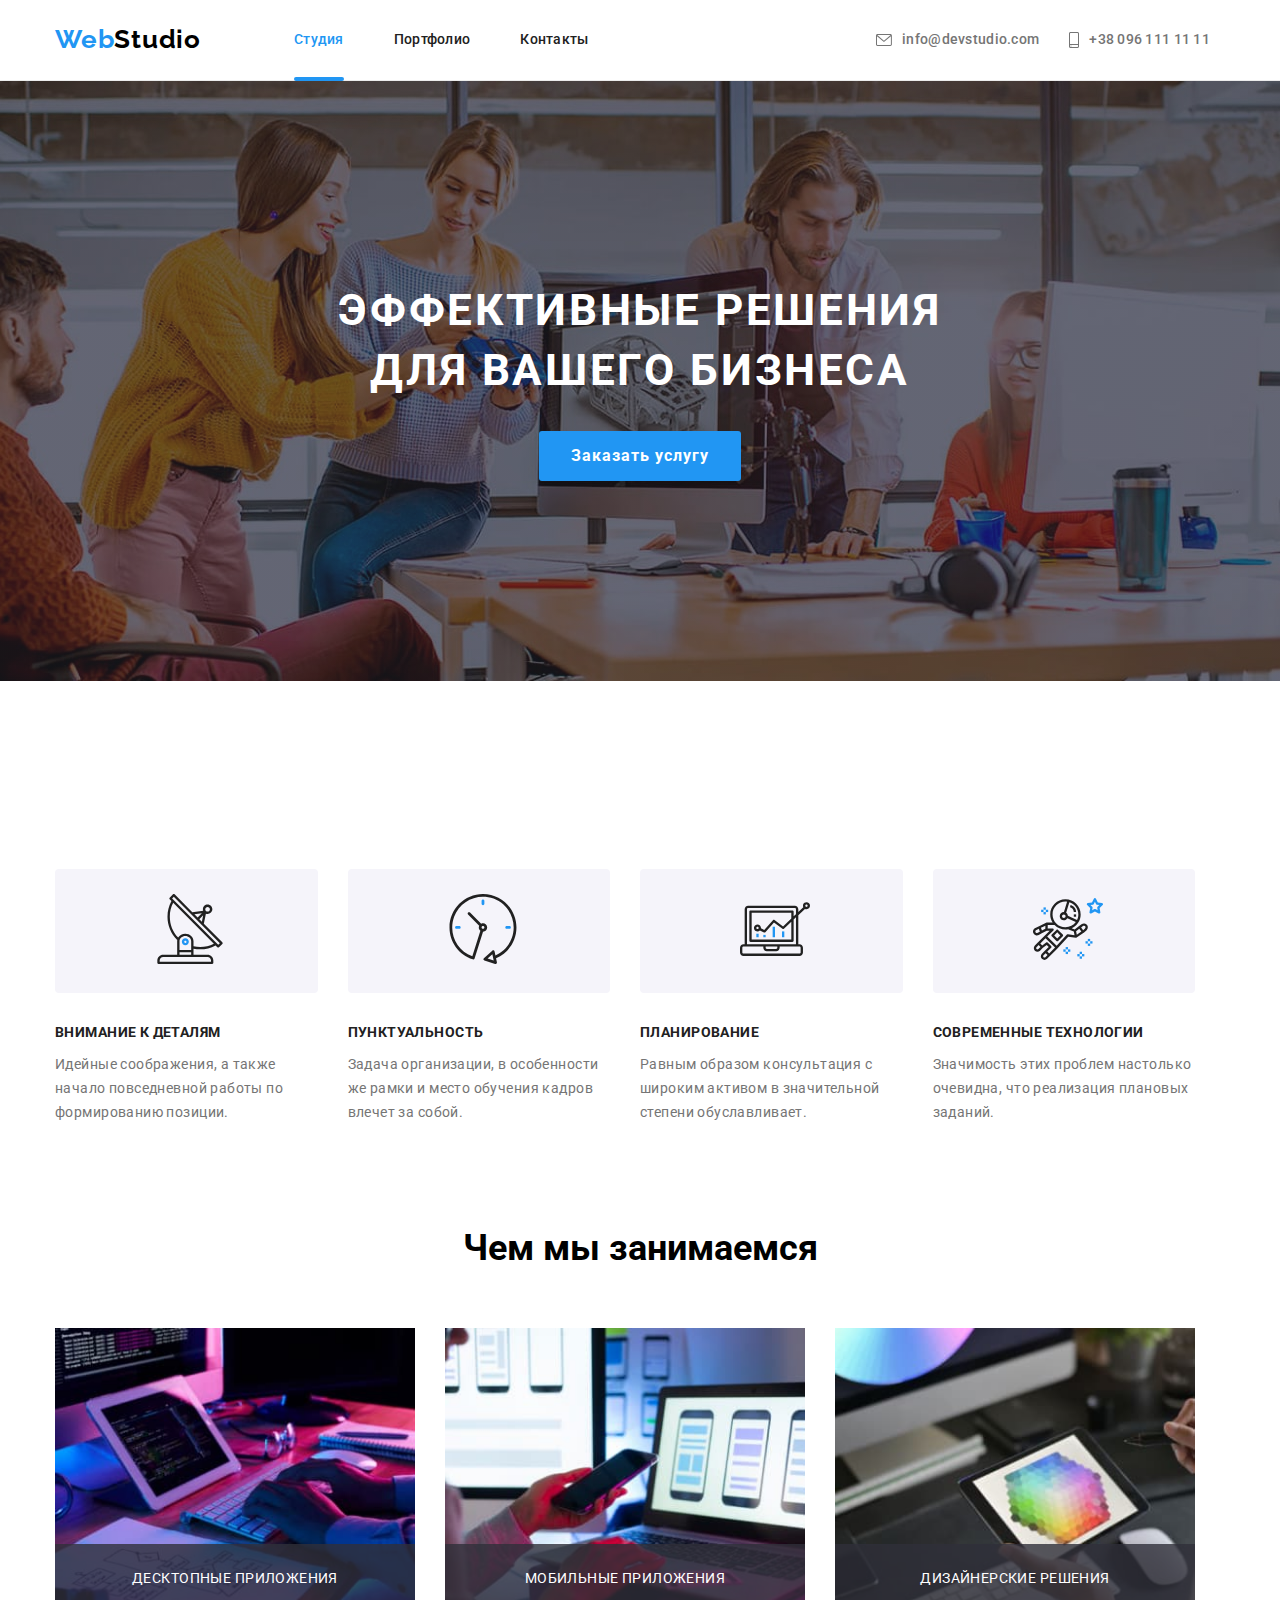
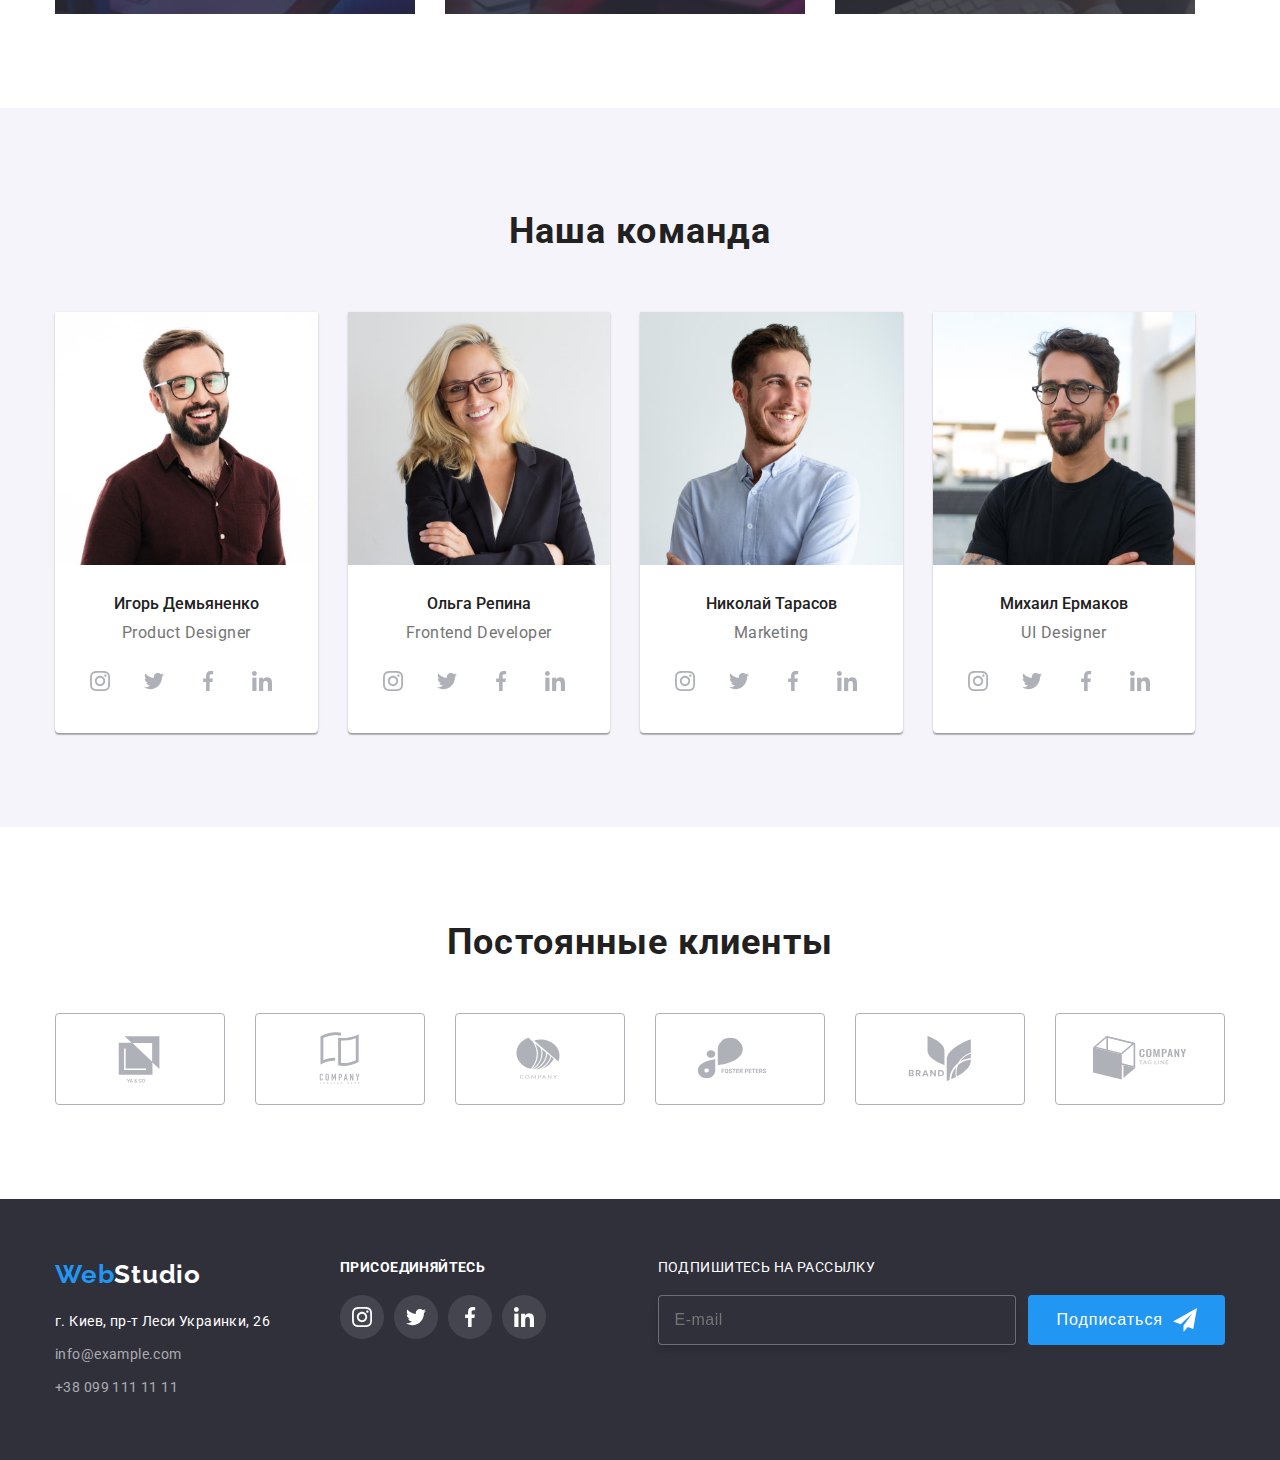
<file: index.html>
<!DOCTYPE html>
<html lang="en">

<head>
    <meta charset="UTF-8">
    <meta http-equiv="X-UA-Compatible" content="IE=edge">
    <meta name="viewport" content="width=device-width, initial-scale=1.0">
    <title>Document</title>
    <link
        href="https://fonts.googleapis.com/css2?family=Raleway:wght@700&family=Roboto:ital,wght@0,500;0,700;0,900;1,400;1,700&display=swap"
        rel="stylesheet">
    <link rel="stylesheet" href="https://github.com/sindresorhus/modern-normalize/blob/main/modern-normalize.css">
    <link rel="stylesheet" href="https://cdnjs.cloudflare.com/ajax/libs/animate.css/4.1.1/animate.min.css">
    <link rel="stylesheet" href="./css/styles.css">
    <link rel="stylesheet" href="./css/main.min.css">
</head>

<body>
    <!--header section-->
    <header class="header">
        <div class="container header-container">
            <nav class="header-nav">
                <a class="logo-header header-nav__logo-header" href=""><span class="logo-header__color">Web</span>Studio</a>
                <ul class="header-menu">
                    <li class="header-menu__item"> <a class="header-menu__link active header-studio-color" href="./index.html">Студия</a></li>
                    <li class="header-menu__item"> <a class="header-menu__link"
                            href="./portfolio.html">Портфолио</a></li>
                    <li class="header-menu__item"> <a class="header-menu__link" href="">Контакты</a></li>
                </ul>
            </nav>
            <div class="container header-cont">
                <ul class="header-cont__list">
                    <li class="header-cont__item"> 
                        <a class="header-cont__link" href="mailto:info@devstudio.com">
                            <svg width="16" height="12" class="header-cont__icon"> 
                                <use href="./images/icons.svg#icon-envelope-hover">
                                </use>
                            </svg>info@devstudio.com
                        </a>
                    </li>
                    
                    <li class="header-cont__item">
                        <a class="header-cont__link" href="tel:+380961111111">
                            <svg width="10" height="16" class="header-cont__icon">
                                <use href="./images/icons.svg#icon-smartphone">
                                </use>
                            </svg> +38 096 111 11 11
                        </a>
                    </li>
                </ul>
            </div>
        </div>
    </header>
    <main>
        <!--hero section-->
        <section class="hero ">
            <div class="container hero-container overlay">
                <h1 class="hero-container__titel">Эффективные решения для вашего бизнеса</h1>
                <button class="button" data-modal-open>Заказать услугу</button>
            </div>
        </section>

        <!--features section-->
        <section class="features-section">
            <div class="container">
                <h2 hidden>Особенности</h2>
                    <ul class="features-section">

                        <li class="features-section__item">
                            <div class="features-section__icon">
                                <svg width="70" height="70">
                                    <use href="./images/icons.svg#icon-antenna">
                                    </use>
                                </svg>
                            </div>
                            <h3 class="features-section__title">Внимание к деталям</h3>
                            <p class="features-section__text">
                                Идейные соображения, а также начало повседневной работы по формированию позиции.
                            </p>
                        </li>

                        <li class="features-section__item">
                            <div class="features-section__icon">
                                <svg width="70" height="70">
                                    <use href="./images/icons.svg#icon-clock">
                                    </use>
                                </svg>
                            </div>
                            <h3 class="features-section__title">Пунктуальность</h3>
                            <p class="features-section__text">
                                Задача организации, в особенности же рамки и место обучения кадров влечет за собой.
                            </p>
                        </li>

                        <li class="features-section__item">
                            <div class="features-section__icon">
                                <svg width="70" height="70">
                                    <use href="./images/icons.svg#icon-diagram">
                                    </use>
                                </svg>
                            </div>
                            <h3 class="features-section__title">Планирование</h3>
                            <p class="features-section__text">
                                Равным образом консультация с широким активом в значительной степени обуславливает.
                            </p>
                        </li>

                        <li  class="features-section__item">
                            <div class="features-section__icon">
                                <svg width="70" height="70">
                                    <use href="./images/icons.svg#icon-astronaut">
                                    </use>
                                </svg>
                            </div>
                            <h3 class="features-section__title">Современные технологии</h3>
                            <p class="features-section__text">
                                Значимость этих проблем настолько очевидна, что реализация плановых заданий.
                            </p>
                        </li>
                    </ul>
            </div>
        </section>
<!--=================== our work section ================================-->
        <section class="work-section our-work">
            <div class="container">
                <h2 class="our-work__title">Чем мы занимаемся</h2>
                <ul class="our-work__list">
                    <li class="our-work__item">
                        <img src="images/photo(0).jpg" alt="our work 1" width="370"/>
                        <p class="our-work__text">Десктопные приложения</p>
                    </li>

                    <li class="our-work__item"><img src="images/photo(1).jpg" alt="our work 2" width="370"/>
                        <p class="our-work__text">Мобильные приложения</p>
                    </li>

                    <li class="our-work__item"><img src="images/photo(2).jpg" alt="our work 3" width="370"/>
                        <p class="our-work__text">Дизайнерские решения</p>
                    </li>
                </ul>
            </div>
        </section>

        <!--our team section-->
        <section class="team-section our-team">
            <div class="container container__our-team">
                <h2 class="our-team__title">Наша команда</h2>
                <ul class="our-team__list">
                    <li class="our-team__item">
                            <img class="img-team" src="images/photo(3).jpg" alt="фото Игорь Демьяненко" width="270" />
                            <p class="our-team__name">Игорь Демьяненко</p>
                            <p class="our-team__position">Product Designer</p>

                        <ul class="social-network__list">
                            <li class="social-network__item">
                                <a href="" class="social-network__link">
                                    <svg width="20" height="20" class="social-network--icon">
                                        <use href="./images/icons.svg#icon-instagram"></use>
                                    </svg>
                                </a>
                            </li>
                        
                            <li class="social-network__item">
                                <a href="" class="social-network__link">
                                    <svg width="20" height="20" class="social-network--icon">
                                        <use href="./images/icons.svg#icon-twitter"></use>
                                    </svg>
                                </a>
                            </li>
                        
                            <li class="social-network__item">
                                <a href="" class="social-network__link">
                                    <svg width="20" height="20" class="social-network--icon">
                                        <use href="./images/icons.svg#icon-facebook"></use>
                                    </svg>
                                </a>
                            </li>
                        
                            <li class="social-network__item">
                                <a href="" class="social-network__link">
                                    <svg width="20" height="20" class="social-network--icon">
                                        <use href="./images/icons.svg#icon-linkedin"></use>
                                    </svg>
                                </a>
                            </li>
                        </ul>
                    </li>

                    <li class="our-team__item">
                            <img class="img-team" src="images/photo(4).jpg" alt="фото Ольга Репина" width="270" />
                            <p class="our-team__name">Ольга Репина</p>
                            <p class="our-team__position">Frontend Developer</p>

                        <ul class="social-network__list">
                            <li class="social-network__item">
                                <a href="" class="social-network__link">
                                    <svg width="20" height="20" class="social-network--icon">
                                        <use href="./images/icons.svg#icon-instagram"></use>
                                    </svg>
                                </a>
                            </li>
                        
                            <li class="social-network__item">
                                <a href="" class="social-network__link">
                                    <svg width="20" height="20" class="social-network--icon">
                                        <use href="./images/icons.svg#icon-twitter"></use>
                                    </svg>
                                </a>
                            </li>
                        
                            <li class="social-network__item">
                                <a href="" class="social-network__link">
                                    <svg width="20" height="20" class="social-network--icon">
                                        <use href="./images/icons.svg#icon-facebook"></use>
                                    </svg>
                                </a>
                            </li>
                        
                            <li class="social-network__item">
                                <a href="" class="social-network__link">
                                    <svg width="20" height="20" class="social-network--icon">
                                        <use href="./images/icons.svg#icon-linkedin"></use>
                                    </svg>
                                </a>
                            </li>
                        </ul>
                    </li>

                    <li class="our-team__item">
                            <img class="img-team" src="images/photo(5).jpg" alt="фото Николай Тарасов" width="270" />
                            <p class="our-team__name">Николай Тарасов</p>
                            <p class="our-team__position">Marketing</p>

                        <ul class="social-network__list">
                            <li class="social-network__item">
                                <a href="" class="social-network__link">
                                    <svg width="20" height="20" class="social-network--icon">
                                        <use href="./images/icons.svg#icon-instagram"></use>
                                    </svg>
                                </a>
                            </li>
                        
                            <li class="social-network__item">
                                <a href="" class="social-network__link">
                                    <svg width="20" height="20" class="social-network--icon">
                                        <use href="./images/icons.svg#icon-twitter"></use>
                                    </svg>
                                </a>
                            </li>
                        
                            <li class="social-network__item">
                                <a href="" class="social-network__link">
                                    <svg width="20" height="20" class="social-network--icon">
                                        <use href="./images/icons.svg#icon-facebook"></use>
                                    </svg>
                                </a>
                            </li>
                        
                            <li class="social-network__item">
                                <a href="" class="social-network__link">
                                    <svg width="20" height="20" class="social-network--icon">
                                        <use href="./images/icons.svg#icon-linkedin"></use>
                                    </svg>
                                </a>
                            </li>
                        </ul>
                    </li>

                    <li class="our-team__item">
                        <img class="img-team" src="images/photo(6).jpg" alt="фото Михаил Ермаков" width="270" />
                        <p class="our-team__name">Михаил Ермаков</p>
                        <p class="our-team__position">UI Designer</p>

                        <ul class="social-network__list">
                            <li class="social-network__item">
                                <a href="" class="social-network__link">
                                    <svg width="20" height="20" class="social-network--icon">
                                        <use href="./images/icons.svg#icon-instagram"></use>
                                    </svg>
                                </a>
                            </li>
                        
                            <li class="social-network__item">
                                <a href="" class="social-network__link">
                                    <svg width="20" height="20" class="social-network--icon">
                                        <use href="./images/icons.svg#icon-twitter"></use>
                                    </svg>
                                </a>
                            </li>
                        
                            <li class="social-network__item">
                                <a href="" class="social-network__link">
                                    <svg width="20" height="20" class="social-network--icon">
                                        <use href="./images/icons.svg#icon-facebook"></use>
                                    </svg>
                                </a>
                            </li>
                        
                            <li class="social-network__item">
                                <a href="" class="social-network__link">
                                    <svg width="20" height="20" class="social-network--icon">
                                        <use href="./images/icons.svg#icon-linkedin"></use>
                                    </svg>
                                </a>
                            </li>
                        </ul>
                    </li>
                </ul>
            </div>
            
        </section>

        <!-- =================ПОСТОЯННЫЕ КЛИЕНТЫ====================== -->
        <section class="clients">
            <div class="container clients-container">
                <h2 class="clients__title">Постоянные клиенты</h2>

                <ul class="clients__list">

                    <li class="clients__item">
                        <a href="" class="clients__link">
                            <svg width="106" height="60" class="clients__icon">
                                <use href="./images/icons.svg#icon-Logo-0"></use>
                            </svg>
                        </a>
                    </li>

                    <li class="clients__item">
                            <a href="" class="clients__link">
                                <svg width="106" height="60" class="clients__icon">
                                    <use href="./images/icons.svg#icon-Logo-1"></use>
                                </svg>
                            </a>
                        </li>

                    <li class="clients__item">
                        <a href="" class="clients__link">
                            <svg width="106" height="60" class="clients__icon">
                                <use href="./images/icons.svg#icon-Logo-2"></use>
                            </svg>
                        </a>
                    </li>

                    <li class="clients__item">
                        <a href="" class="clients__link">
                            <svg width="106" height="60" class="clients__icon">
                                <use href="./images/icons.svg#icon-Logo-3"></use>
                            </svg>
                        </a>
                    </li>

                    <li class="clients__item">
                        <a href="" class="clients__link">
                            <svg width="106" height="60" class="clients__icon">
                                <use href="./images/icons.svg#icon-Logo-4"></use>
                            </svg>
                        </a>
                    </li>
                    <li class="clients__item">
                        <a href="" class="clients__link">
                            <svg width="106" height="60" class="clients__icon">
                                <use href="./images/icons.svg#icon-Logo-5"></use>
                            </svg>
                        </a>
                    </li>
                                    
                </ul>
            </div>
        </section>
    </main>
<!--==============================footer section===================================-->
    <footer class="footer-section">
        <div class="container footer">
            <div class="contact-footer">
                <a class="logo-footer contact-footer__logo-footer" href="index.html"><span class="logo-footer__color">Web</span>Studio</a>
                <address class="footer-address">
                    <ul class="footer-address__list">
                        <li class="footer-address__item">
                            <a class="footer-address__link" href="https://goo.gl/maps/893jYbpZrBfaa6KE9"
                                rel="noopener noreferrer">г. Киев, пр-т Леси Украинки, 26</a>
                        </li>
                        <li class="footer-address__item">
                            <a class="footer-address__mail" href="mailto:info@example.com">info@example.com</a>
                        </li>
                        <li class="footer-address__item">
                            <a class="footer-address__tel" href="tel:+380991111111">+38 099 111 11 11</a>
                        </li>
                    </ul>
                </address>
            </div>
<!-- ========================<ФУТЕР ПРИСОЕДИНЯЙТЕСЬ================ -->
            <div class="footer-social">
                    <p class="footer-appeal">присоединяйтесь</p>

                    <ul class="social-network__list-footer">
                        <li class="social-network__item-footer">
                            <a href="" class="social-network__link-footer">
                                <svg width="20" height="20" class="social-network--icon-footer">
                                    <use href="./images/icons.svg#icon-instagram"></use>
                                </svg>
                            </a>
                        </li>
                    
                        <li class="social-network__item-footer">
                            <a href="" class="social-network__link-footer">
                                <svg width="20" height="20" class="social-network--icon-footer">
                                    <use href="./images/icons.svg#icon-twitter"></use>
                                </svg>
                            </a>
                        </li>
                    
                        <li class="social-network__item-footer">
                            <a href="" class="social-network__link-footer">
                                <svg width="20" height="20" class="social-network--icon-footer">
                                    <use href="./images/icons.svg#icon-facebook"></use>
                                </svg>
                            </a>
                        </li>
                    
                        <li class="social-network__item-footer">
                            <a href="" class="social-network__link-footer">
                                <svg width="20" height="20" class="social-network--icon-footer">
                                    <use href="./images/icons.svg#icon-linkedin"></use>
                                </svg>
                            </a>
                        </li>
                    </ul>
            </div>
<!--=================================ФУТЕР ПОДПИШИСЬ НА РАССЫЛКУ===========================-->
            <div class="footer-mailing">
                <p class="footer-mailing__title">Подпишитесь на рассылку</p>
                <form action="#" class="footer-mailing__form">
                    <label for="user-email" class="form-mailing__text"></label>
                    <input 
                        type="text"
                        class="footer-mailing__input" 
                        name="user-email"
                        id="user-email"
                        required
                        placeholder="E-mail"
                    />
                    <button type="submit" class="btn-mailing">Подписаться
                        <svg class="btn-mailing--icon" width="24" height="24">
                            <use href="./images/icons.svg#icon-send"></use>
                        </svg>
                    </button>
                </form>
            </div>
        </div>
    <!--=================== МОДАЛЬНОЕ ОКНО  ================-->
    <div class="backdrop is-hidden" data-modal>
        <div class="modal">
            <button type="button" class="modal-close" data-modal-close>
                <svg class="modal-close-icon" width="18" height="18">
                    <use href="./images/icons.svg#icon-close"></use>
                </svg>
            </button>
    
            <p class="modal-title">Оставьте свои данные, мы вам перезвоним</p>

            <form action="#" class="modal-form">
                <div class="input-wrap">
                <label for="user-name" class="form-input-text">Имя</label>
                    <span class="input-box">
                        <input
                                type="text" 
                                class="modal-form-input" 
                                name="user-name"
                                id="user-name"
                                required
                            />
                            <svg class="input-icon" width="18" height="18">
                                <use href="./images/icons.svg#icon-person-black"></use>
                            </svg>
                    </span>
                </div>
    
                <div class="input-wrap">
                <label for="user-tel" class="form-input-text">Телефон</label>
                    <span class="input-box">
                        <input 
                            type="tel" 
                            class="modal-form-input" 
                            name="user-tel"
                            id="user-tel"
                            required
                        />
                        <svg class="input-icon" width="18" height="18">
                            <use href="./images/icons.svg#icon-phone-black"></use>
                        </svg>
                    </span>
                </div>
    
                <div class="input-wrap">
                <label for="user-email" class="form-input-text">Почта</label>
                        <span class="input-box">
                            <input 
                                type="email" 
                                class="modal-form-input" 
                                name="user-email" 
                                required 
                            />
                        <svg class="input-icon" width="18" height="18">
                            <use href="./images/icons.svg#icon-email-black"></use>
                        </svg>
                    </span>
                </div>
                
                <div class="input-coment">
                    <label for="user-text" class="form-input-text">Комментарий</label>
                    <textarea name="user-text" id="user-text" class="modal-form-text" placeholder="Введите текст"></textarea>
                </div>

<!--============Соглашаюсь с рассылкой и принимаю Условия договора==============-->
                <div class="modal-field">
                    <input 
                        type="checkbox"
                        name="policy"
                        id="policy"
                        class="modal-check visually-hidden"
                    />
                    <label for="policy" class="check-text">
                        <span class="check-item">
                            <svg class="check-icon" width="16" height="15">
                                <use href="./images/icons.svg#icon-check"></use>
                            </svg>
                        </span>
                        Соглашаюсь с рассылкой и принимаю 
                        <span class="check-text-span">
                            <a class="check-link" href="#">Условия договора</a>
                        </span>
                    </label>
                </div>

                <button type="submit" class="btn-modal">Отправить</button>
            </form>
        </div>
    </div>
    </footer>
    <script src="./js/modal.js"></script>
</body>
</html>
</file>
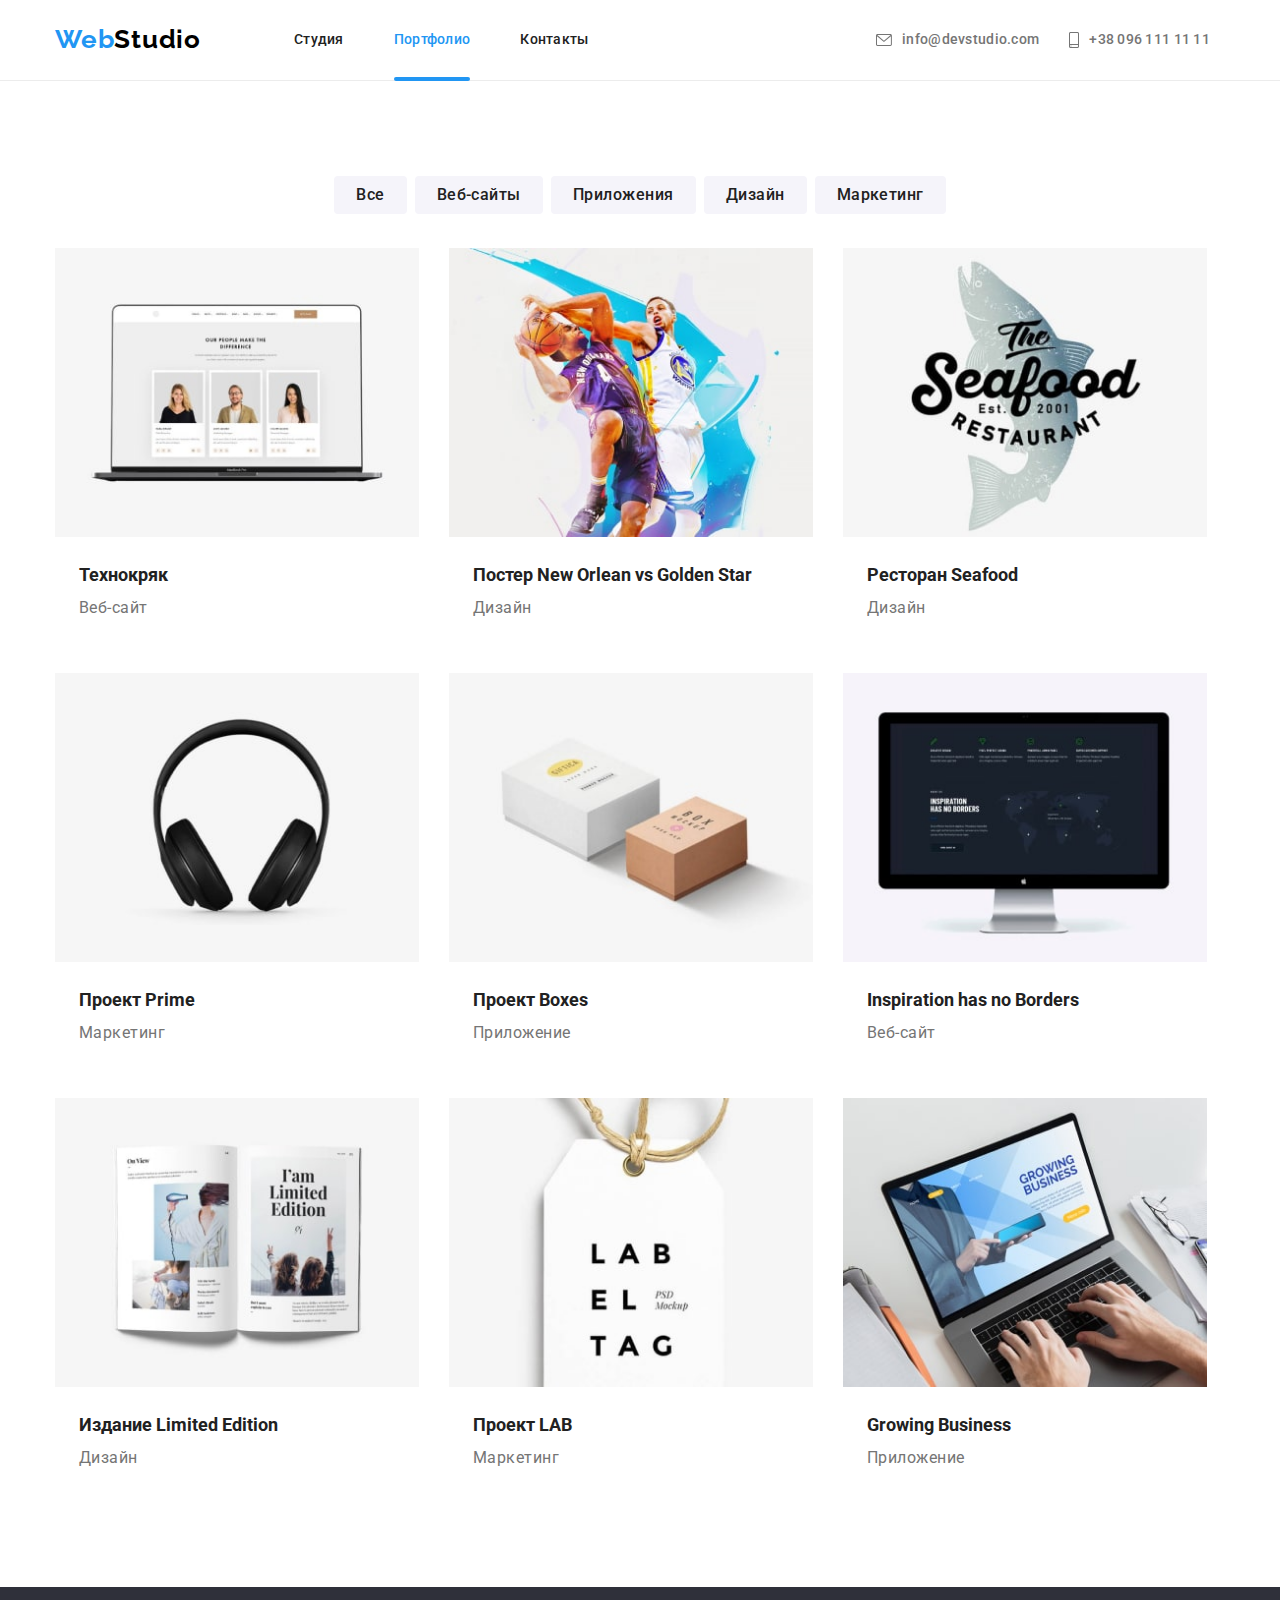
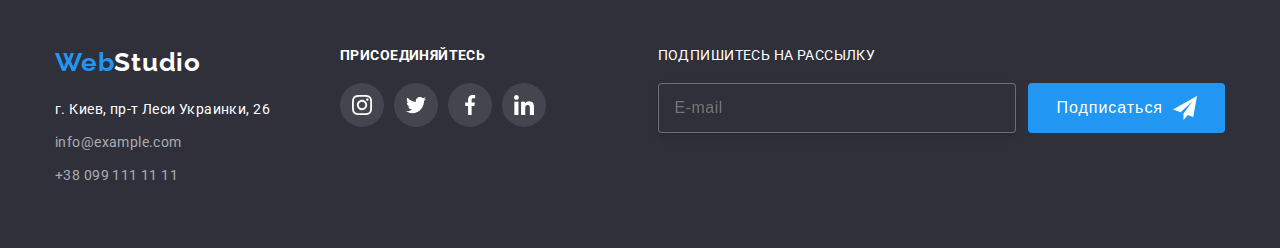
<file: portfolio.html>
<!DOCTYPE html>
<html lang="en">
<head>
    <meta charset="UTF-8">
    <meta http-equiv="X-UA-Compatible" content="IE=edge">
    <meta name="viewport" content="width=device-width, initial-scale=1.0">
    <title>Document</title>
    <link
        href="https://fonts.googleapis.com/css2?family=Raleway:wght@700&family=Roboto:ital,wght@0,500;0,700;0,900;1,400;1,700&display=swap"
        rel="stylesheet">
    <link rel="stylesheet" href="https://github.com/sindresorhus/modern-normalize/blob/main/modern-normalize.css">
    <link rel="stylesheet" href="https://cdnjs.cloudflare.com/ajax/libs/animate.css/4.1.1/animate.min.css">
    <link rel="stylesheet" href="./css/styles.css">
    <link rel="stylesheet" href="./css/main.min.css">
</head>
<body>
        <!--header section-->
    <header class="header">
        <div class="container header-container">
            <nav class="header-nav">
                <a class="logo-header header-nav__logo-header" href=""><span class="logo-header__color">Web</span>Studio</a>
                <ul class="header-menu">
                    <li class="header-menu__item"> <a class="header-menu__link"
                            href="./index.html">Студия</a></li>
                    <li class="header-menu__item"> <a class="header-menu__link active header-portfolio-color" href="./portfolio.html">Портфолио</a></li>
                    <li class="header-menu__item"> <a class="header-menu__link" href="">Контакты</a></li>
                </ul>
            </nav>
            <div class="container header-cont">
                <ul class="header-cont__list">
                    <li class="header-cont__item">
                        <a class="header-cont__link" href="mailto:info@devstudio.com">
                            <svg width="16" height="12" class="header-cont__icon">
                                <use href="./images/icons.svg#icon-envelope-hover">
                                </use>
                            </svg>info@devstudio.com
                        </a>
                    </li>
    
                    <li class="header-cont__item">
                        <a class="header-cont__link" href="tel:+380961111111">
                            <svg width="10" height="16" class="header-cont__icon">
                                <use href="./images/icons.svg#icon-smartphone">
                                </use>
                            </svg> +38 096 111 11 11
                        </a>
                    </li>
                </ul>
            </div>
        </div>
    </header>
        <!--main section-->
<main>
        <section class="portfolio-section">
        <div class="container">
            <h1 hidden>Примеры работ</h1>

        <!--btn section-->
                <ul class="list-btn">
                    <li class="btn-item"> 
                        <button type="button" class="btn-nav">Все</button>
                    </li>

                    <li class="btn-item">
                        <button type="button" class="btn-nav">Веб-сайты</button>
                    </li>

                    <li class="btn-item"> 
                        <button type="button" class="btn-nav">Приложения</button>
                    </li>

                    <li class="btn-item"> 
                        <button type="button" class="btn-nav">Дизайн</button>
                    </li>

                    <li class="btn-item"> 
                        <button type="button" class="btn-nav">Маркетинг</button>
                    </li>
                </ul>
                            
        <!--=====================PORTFOLIO BTN SECTION====================-->

                <ul class="card-porfolio">
                    <li class="card-porfolio__item">
                        <a href="" class="card-porfolio__link">
                            <div class="portfolio-wrap">
                                <img class="portfolio-img" src="./images/photo-7-hw-2.jpg" alt="фото вебсайт на мониторе ноутбука" width="370" height="294">
                                <p class="card-porfolio__text">Технокряк это современная площадка распространения коронавируса. Компании используют эту платформу для цифрового
                                    шпионажа и атак на защищённые сервера конкурентов.
                                </p>
                            </div>

                            <div class="portfolio-content">
                                <h2 class="portfolio-content__title">Технокряк</h2>
                                <p class="portfolio-content__name">Веб-сайт</p>
                            </div>
                        </a>
                    </li>

                    <li class="card-porfolio__item">
                        <a href="" class="card-porfolio__link">
                            <div class="portfolio-wrap">
                                <img class="portfolio-img" src="./images/photo-8-hw-2.jpg" alt="фото боскитболисты" width="370"
                                    height="294">
                                <p class="card-porfolio__text">Lorem ipsum dolor sit, amet consectetur adipisicing elit. Natus repellendus doloremque ratione fuga, voluptas expedita optio nihil dolorum et nulla! Tempore facilis optio id. Provident doloribus laborum ad odio excepturi?</p>
                            </div>

                            <div class="portfolio-content">
                                <h2 class="portfolio-content__title">Постер New Orlean vs Golden Star</h2>
                                <p class="portfolio-content__name">Дизайн</p>
                            </div>
                        </a>
                    </li>

                    <li class="card-porfolio__item">
                        <a href="" class="card-porfolio__link">
                            <div class="portfolio-wrap">
                                <img class="portfolio-img" src="./images/photo-9-hw-2.jpg" alt="фото логотип ресторана Seafood" width="370" height="294">
                                <p class="card-porfolio__text"> Lorem ipsum dolor sit amet consectetur adipisicing elit. Quis magni eveniet ullam illum fuga, voluptatibus alias a eum incidunt sunt at optio nesciunt praesentium fugit aliquid odit vel, veniam recusandae?
                                </p>
                            </div>

                            <div class="portfolio-content">
                                <h2 class="portfolio-content__title">Ресторан Seafood</h2>
                                <p class="portfolio-content__name">Дизайн</p>
                            </div>
                        </a>
                    </li>

                    <li class="card-porfolio__item">
                        <a href="" class="card-porfolio__link">
                            <div class="portfolio-wrap">
                                <img class="portfolio-img" src="./images/photo-10-hw-2.jpg" alt="фото наушники" width="370" height="294">
                                <p class="card-porfolio__text"> Lorem ipsum dolor sit amet consectetur adipisicing elit. Quis magni eveniet ullam
                                    illum fuga, voluptatibus alias a eum incidunt sunt at optio nesciunt praesentium fugit aliquid odit vel, veniam
                                    recusandae?
                                </p>
                            </div>

                            <div class="portfolio-content">
                                <h2 class="portfolio-content__title">Проект Prime</h2>
                                <p class="portfolio-content__name">Маркетинг</p>
                            </div>
                        </a>
                    </li>

                    <li class="card-porfolio__item">
                        <a href="" class="card-porfolio__link">
                            <div class="portfolio-wrap">
                                <img class="portfolio-img" src="./images/photo-11-hw-2.jpg" alt="фото коробочки с надписью Boxes" width="370"
                                height="294">
                                <p class="card-porfolio__text"> Lorem ipsum dolor sit amet consectetur adipisicing elit. Quis magni eveniet ullam
                                    illum fuga, voluptatibus alias a eum incidunt sunt at optio nesciunt praesentium fugit aliquid odit vel, veniam
                                    recusandae?
                                </p>
                            </div>

                            <div class="portfolio-content">
                                <h2 class="portfolio-content__title">Проект Boxes</h2>
                                <p class="portfolio-content__name">Приложение</p>
                            </div>
                        </a>
                    </li>

                    <li class="card-porfolio__item">
                        <a href="" class="card-porfolio__link">
                            <div class="portfolio-wrap">
                                <img class="portfolio-img" src="./images/photo-12-hw-2.jpg" alt="фото веб-свйт на экране монитора" width="370" height="294">
                                <p class="card-porfolio__text"> Lorem ipsum dolor sit amet consectetur adipisicing elit. Quis magni eveniet ullam
                                    illum fuga, voluptatibus alias a eum incidunt sunt at optio nesciunt praesentium fugit aliquid odit vel, veniam
                                    recusandae?
                                </p>
                            </div>

                            <div class="portfolio-content">
                                <h2 class="portfolio-content__title">Inspiration has no Borders</h2>
                                <p class="portfolio-content__name">Веб-сайт</p>
                            </div>
                        </a>
                    </li>

                    <li class="card-porfolio__item">
                        <a href="" class="card-porfolio__link">
                            <div class="portfolio-wrap">
                                <img class="portfolio-img" src="./images/photo-13-hw-2.jpg" alt="фото журнал Limited Edition" width="370" height="294">
                                <p class="card-porfolio__text"> Lorem ipsum dolor sit amet consectetur adipisicing elit. Quis magni eveniet ullam
                                    illum fuga, voluptatibus alias a eum incidunt sunt at optio nesciunt praesentium fugit aliquid odit vel, veniam
                                    recusandae?
                                </p>
                            </div>

                            <div class="portfolio-content">
                                <h2 class="portfolio-content__title">Издание Limited Edition</h2>
                                <p class="portfolio-content__name">Дизайн</p>
                            </div>
                        </a>
                    </li>

                    <li class="card-porfolio__item">
                        <a href="" class="card-porfolio__link">
                            <div class="portfolio-wrap">
                                <img class="portfolio-img" src="./images/photo-14-hw-2.jpg" alt="фото бирка LAB EL TAG" width="370" height="294">
                                <p class="card-porfolio__text"> Lorem ipsum dolor sit amet consectetur adipisicing elit. Quis magni eveniet ullam
                                    illum fuga, voluptatibus alias a eum incidunt sunt at optio nesciunt praesentium fugit aliquid odit vel, veniam
                                    recusandae?
                                </p>
                            </div>

                            <div class="portfolio-content">
                                <h2 class="portfolio-content__title">Проект LAB</h2>
                                <p class="portfolio-content__name">Маркетинг</p>
                            </div>
                        </a>
                    </li>

                    <li class="card-porfolio__item">
                        <a href="" class="card-porfolio__link">
                            <div class="portfolio-wrap">
                                <img class="portfolio-img" src="./images/photo-15-hw-2.jpg" alt="фото приложение Growing Business на экране ноутбука" width="370" height="294">
                                <p class="card-porfolio__text"> Lorem ipsum dolor sit amet consectetur adipisicing elit. Quis magni eveniet ullam
                                    illum fuga, voluptatibus alias a eum incidunt sunt at optio nesciunt praesentium fugit aliquid odit vel, veniam
                                    recusandae?
                                </p>
                            </div>

                            <div class="portfolio-content">
                                <h2 class="portfolio-content__title">Growing Business</h2>
                                <p class="portfolio-content__name">Приложение</p>
                            </div>
                        </a>
                    </li>
                </ul>
        </div>
        </section>
</main>
<!--==============================footer section===================================-->
    <footer class="footer-section">
        <div class="container footer">
            <div class="contact-footer">
                <a class="logo-footer contact-footer__logo-footer" href="index.html"><span
                        class="logo-footer__color">Web</span>Studio</a>
                <address class="footer-address">
                    <ul class="footer-address__list">
                        <li class="footer-address__item">
                            <a class="footer-address__link" href="https://goo.gl/maps/893jYbpZrBfaa6KE9"
                                rel="noopener noreferrer">г. Киев, пр-т Леси Украинки, 26</a>
                        </li>
                        <li class="footer-address__item">
                            <a class="footer-address__mail" href="mailto:info@example.com">info@example.com</a>
                        </li>
                        <li class="footer-address__item">
                            <a class="footer-address__tel" href="tel:+380991111111">+38 099 111 11 11</a>
                        </li>
                    </ul>
                </address>
            </div>
            <!-- ========================<ФУТЕР ПРИСОЕДИНЯЙТЕСЬ================ -->
            <div class="footer-social">
                <p class="footer-appeal">присоединяйтесь</p>
    
                <ul class="social-network__list-footer">
                    <li class="social-network__item-footer">
                        <a href="" class="social-network__link-footer">
                            <svg width="20" height="20" class="social-network--icon-footer">
                                <use href="./images/icons.svg#icon-instagram"></use>
                            </svg>
                        </a>
                    </li>
    
                    <li class="social-network__item-footer">
                        <a href="" class="social-network__link-footer">
                            <svg width="20" height="20" class="social-network--icon-footer">
                                <use href="./images/icons.svg#icon-twitter"></use>
                            </svg>
                        </a>
                    </li>
    
                    <li class="social-network__item-footer">
                        <a href="" class="social-network__link-footer">
                            <svg width="20" height="20" class="social-network--icon-footer">
                                <use href="./images/icons.svg#icon-facebook"></use>
                            </svg>
                        </a>
                    </li>
    
                    <li class="social-network__item-footer">
                        <a href="" class="social-network__link-footer">
                            <svg width="20" height="20" class="social-network--icon-footer">
                                <use href="./images/icons.svg#icon-linkedin"></use>
                            </svg>
                        </a>
                    </li>
                </ul>
            </div>
            <!--=================================ФУТЕР ПОДПИШИСЬ НА РАССЫЛКУ===========================-->
            <div class="footer-mailing">
                <p class="footer-mailing__title">Подпишитесь на рассылку</p>
                <form action="#" class="footer-mailing__form">
                    <label for="user-email" class="form-mailing__text"></label>
                    <input type="text" class="footer-mailing__input" name="user-email" id="user-email" required
                        placeholder="E-mail" />
                    <button type="submit" class="btn-mailing">Подписаться
                        <svg class="btn-mailing--icon" width="24" height="24">
                            <use href="./images/icons.svg#icon-send"></use>
                        </svg>
                    </button>
                </form>
            </div>
        </div>
        <!--=================== МОДАЛЬНОЕ ОКНО  ================-->
        <div class="backdrop is-hidden" data-modal>
            <div class="modal">
                <button type="button" class="modal-close" data-modal-close>
                    <svg class="modal-close-icon" width="18" height="18">
                        <use href="./images/icons.svg#icon-close"></use>
                    </svg>
                </button>
    
                <p class="modal-title">Оставьте свои данные, мы вам перезвоним</p>
    
                <form action="#" class="modal-form">
                    <div class="input-wrap">
                        <label for="user-name" class="form-input-text">Имя</label>
                        <span class="input-box">
                            <input type="text" class="modal-form-input" name="user-name" id="user-name" required />
                            <svg class="input-icon" width="18" height="18">
                                <use href="./images/icons.svg#icon-person-black"></use>
                            </svg>
                        </span>
                    </div>
    
                    <div class="input-wrap">
                        <label for="user-tel" class="form-input-text">Телефон</label>
                        <span class="input-box">
                            <input type="tel" class="modal-form-input" name="user-tel" id="user-tel" required />
                            <svg class="input-icon" width="18" height="18">
                                <use href="./images/icons.svg#icon-phone-black"></use>
                            </svg>
                        </span>
                    </div>
    
                    <div class="input-wrap">
                        <label for="user-email" class="form-input-text">Почта</label>
                        <span class="input-box">
                            <input type="email" class="modal-form-input" name="user-email" required />
                            <svg class="input-icon" width="18" height="18">
                                <use href="./images/icons.svg#icon-email-black"></use>
                            </svg>
                        </span>
                    </div>
    
                    <div class="input-coment">
                        <label for="user-text" class="form-input-text">Комментарий</label>
                        <textarea name="user-text" id="user-text" class="modal-form-text"
                            placeholder="Введите текст"></textarea>
                    </div>
    
                    <!--============Соглашаюсь с рассылкой и принимаю Условия договора==============-->
                    <div class="modal-field">
                        <input type="checkbox" name="policy" id="policy" class="modal-check visually-hidden" />
                        <label for="policy" class="check-text">
                            <span class="check-item">
                                <svg class="check-icon" width="16" height="15">
                                    <use href="./images/icons.svg#icon-check"></use>
                                </svg>
                            </span>
                            Соглашаюсь с рассылкой и принимаю
                            <span class="check-text-span">
                                <a class="check-link" href="#">Условия договора</a>
                            </span>
                        </label>
                    </div>
    
                    <button type="submit" class="btn-modal">Отправить</button>
                </form>
            </div>
        </div>
    </footer>

</body>
</html>
</file>
<file: css/styles.css>
/* универсальный селектор */

/* header section */

/* heroy section */

/* features section */

/* our work section- */

/* our team section */

/* =================ПОСТОЯННЫЕ КЛИЕНТЫ=============== */

/* footer section */

/*  =================== ФУТЕР ПРИСОЕДНЯЙТЕСЬ======================== */

/* ===================btn section================= */

/* ===================PORTFOLIO BTN SECTION================= */

/* =====================МОДАЛЬНОЕ ОКНО ================================ */

/*======== Соглашаюсь с рассылкой и принимаю Условия договора ==== */
</file>
<file: css/main.min.css>
html{box-sizing:border-box}body{margin:0;font-family:"Roboto", sans-serif;color:#000000;background:#ffffff}*,*::after,*::before{box-sizing:inherit}h1,h2,h3,p,ul{margin:0}ul{padding:0;list-style:none}img{display:block;max-width:100%;height:auto}a{text-decoration:none}.container{width:1200px;margin-left:auto;margin-right:auto;padding:0 15px}.header{display:flex;align-items:center;border-bottom:1px solid #ececec}.header-container{display:flex;align-items:center}.header-nav{display:flex;align-items:center}.header-menu{display:flex;margin-left:93px}.header-menu__item{margin-right:50px}.header-menu__item:nth-child(3){margin-right:0px}.header-menu__link{display:inline-block;font-weight:500;font-size:14px;line-height:1.14;letter-spacing:.02em;color:#212121;padding-top:32px;padding-bottom:32px;position:relative;transition:color 250ms cubic-bezier(0.4, 0, 0.2, 1)}.header-menu__link:hover{color:#2196f3}.header-menu__link:focus{color:#2196f3}.header-menu__link.active::after{content:"";display:block;width:100%;height:4px;background:#2196f3;position:absolute;bottom:-1px;left:0;border-radius:2px}.header-studio-color{color:#2196f3}.header-portfolio-color{color:#2196f3}.header-cont{display:flex;align-items:center}.header-cont__list{font-weight:500;font-size:14px;line-height:1.14;letter-spacing:.02em;display:flex;align-items:center;margin-left:auto}.header-cont__link{padding-top:32px;padding-bottom:32px;color:#757575;display:flex;align-items:center;transition:color 250ms cubic-bezier(0.4, 0, 0.2, 1)}.header-cont__link:hover{color:#2196f3}.header-cont__link:focus{color:red}.header-cont__icon{fill:currentColor;margin-right:10px;align-items:center;margin-left:30px}.logo-header{font-family:Raleway;font-weight:bold;font-size:26px;line-height:1.38;letter-spacing:.03em;color:#000}.logo-header__color{color:#2196f3}.header-nav__logo{padding-top:24px;padding-bottom:25px}.hero{display:flex;background:#2f303a;text-align:center}.hero-container{width:100%;background:#2f303a;text-align:center;justify-content:center;padding-top:200px;padding-bottom:200px}.hero-container__titel{width:696px;margin:0 auto;font-weight:900px;font-size:44px;line-height:1.36;text-align:center;text-transform:uppercase;color:#fff;letter-spacing:.06em}.overlay{display:block;max-width:100%;height:600px;margin:0 auto;align-items:center;background-image:linear-gradient(to right, rgba(47,48,58,0.4), rgba(47,48,58,0.4)),url("../images/heroy-min.jpg");background-size:cover;background-repeat:no-repeat;background-position:center}.button{font-family:"Roboto";font-weight:700;font-size:16px;line-height:1.87;text-align:center;border:none;box-shadow:0px 4px 4px rgba(0,0,0,0.15);border-radius:4px;padding:10px 32px;color:#fff;letter-spacing:.06em;background-color:#2196f3;border-radius:3px;cursor:pointer;padding:10px 32px;margin-top:30px;transition-property:background-color;transition-duration:250ms;transition-timing-function:cubic-bezier(0.4, 0, 0.2, 1)}.button:hover{background-color:#757575}.button:focus{background-color:#757575}.work-section{padding:94px 0}.our-work__title{font-weight:bold;font-size:36px;line-height:1.66;letter-spacing:var(--second-letter-spacing);color:var(--main-text-color);margin-bottom:50px;text-align:center}.our-work__list{display:flex;flex-wrap:wrap;margin-left:0;margin-top:0}.our-work__item{width:calc(100% / 3 - 30px);margin-left:30px;position:relative}.our-work__item:nth-child(1){margin-left:0}.our-work__text{position:absolute;bottom:0;left:0;font-size:14px;line-height:1.14;text-align:center;letter-spacing:0.03em;text-transform:uppercase;color:#ffffff;background-color:rgba(47,48,58,0.8);width:100%;height:70px;display:flex;align-items:center;justify-content:center}.features-section{padding:94px 0;padding-bottom:0;display:flex;flex-wrap:wrap;align-items:center}.features-section__item{width:calc(100% / 4 - 30px);margin-left:30px;display:block}.features-section__icon{display:block;padding:25px 100px;background-color:#f5f4fa;border-radius:4px;margin-bottom:30px}.features-section__title{font-weight:bold;font-size:14px;line-height:1.42;text-transform:uppercase;letter-spacing:.03em;color:#212121;margin-bottom:10px}.features-section__text{font-size:14px;line-height:1.71;letter-spacing:.03em;color:#757575}.features-section__item:nth-child(1){margin-left:0}.team-section{background-color:#f5f4fa;padding:94px 0}.container__our-team{margin-left:auto;margin-right:auto;padding:0 15px}.our-team__title{font-weight:bold;font-size:36px;line-height:1.66;letter-spacing:.03em;color:#212121;margin-bottom:50px;text-align:center}.our-team__list{display:flex;flex-wrap:wrap;margin-left:0;margin-top:0}.our-team__item{margin-left:30px;background-color:#ffffff;width:calc(100% / 4 - 30px);text-align:center;box-shadow:0px 1px 3px rgba(0,0,0,0.12),0px 1px 1px rgba(0,0,0,0.14),0px 2px 1px rgba(0,0,0,0.2);border-radius:0px 0px 4px 4px}.our-team__item:nth-child(1){margin-left:0}.our-team__name{font-weight:500;font-size:16px;line-height:1.18;letter-spacing:var(--second-letter-spacing);color:#212121;margin-top:30px;margin-bottom:10px;text-align:center}.our-team__position{font-size:16px;line-height:1.18;letter-spacing:.03em;color:#757575;margin-top:10px;margin-bottom:16px;text-align:center}.social-network__list{display:flex;justify-content:center;align-items:center;margin-bottom:30px}.social-network__item{width:44px;height:44px;justify-content:center;align-content:center;align-items:center;margin-right:10px}.social-network__item :not(:last-child){margin-right:10px}.social-network__link :first-child{margin-left:0}.social-network__link{display:block;width:100%;height:100%;border-radius:50%;fill:#afb1b8;display:flex;justify-content:center;align-items:center;transition:background-color 2500ms cubic-bezier(0.4, 0, 0.2, 1),color 250ms cubic-bezier(0.4, 0, 0.2, 1)}.social-network__link:hover,.social-network__link:focus{fill:#ffffff;background-color:#2196f3}.social-network--icon{width:20px;height:20px;transition:color 250ms cubic-bezier(0.4, 0, 0.2, 1)}.clients{padding:94px 0}.clients__title{font-weight:bold;font-size:36px;line-height:1.17;text-align:center;letter-spacing:0.03em;color:#212121;margin-bottom:50px}.clients__list{display:flex}.clients__item{display:flex;width:170px;height:92px;justify-content:center;align-items:center}.clients__link{display:flex;width:170px;height:92px;border:1px solid #afb1b8;border-radius:4px;justify-content:center;align-items:center;color:#afb1b8;transition:border-color 250ms cubic-bezier(0.4, 0, 0.2, 1),color 250ms cubic-bezier(0.4, 0, 0.2, 1)}.clients__link:hover,.clients__link:focus{border-color:#2196f3;color:#2196f3}.clients__icon{fill:currentColor}.clients__item+.clients__item{margin-left:30px}.footer-section{background-color:#2f303a;padding:60px 0}.footer{display:flex}.logo-footer{font-family:Raleway;font-weight:bold;font-size:26px;line-height:1.19;letter-spacing:.03em;color:#fff;display:block}.logo-footer__color{color:#2196f3}.contact-footer__logo-footer{margin-bottom:20px}.footer-address{margin-right:70px}.footer-address__item{margin-bottom:9px}.footer-address__item:last-child{margin-bottom:0px}.footer-address__link{font-size:14px;line-height:1.71;letter-spacing:.03em;color:#fff;margin-top:100px;font-style:normal;transition:color 250ms cubic-bezier(0.4, 0, 0.2, 1)}.footer-address__link:hover{color:#2196f3}.footer-address__link:focus{color:red}.footer-address__mail{font-style:normal;font-size:14px;line-height:1.71;letter-spacing:.03em;color:rgba(255,255,255,0.6);transition:color 250ms cubic-bezier(0.4, 0, 0.2, 1)}.footer-address__mail:hover{color:#2196f3}.footer-address__mail:focus{color:red}.footer-address__tel{font-style:normal;font-size:14px;line-height:1.71;letter-spacing:.03em;color:rgba(255,255,255,0.6);transition:color 250ms cubic-bezier(0.4, 0, 0.2, 1)}.footer-address__tel:hover{color:#2196f3}.footer-address__tel:focus{color:red}.footer-appeal{font-weight:bold;font-size:14px;line-height:16px;letter-spacing:0.03em;text-transform:uppercase;color:#ffffff;margin-bottom:20px}.social-network__list-footer{display:flex;justify-content:center;align-items:center}.social-network__item-footer{width:44px;height:44px;justify-content:center;align-content:center;align-items:center;margin-right:10px}.social-network__item-footer:not(:last-child){margin-right:10px}.social-network__item-footer:first-child{margin-left:0}.social-network__link-footer{display:block;width:100%;height:100%;border-radius:50%;fill:#ffffff;display:flex;justify-content:center;align-items:center;background-color:rgba(255,255,255,0.1);transition:background-color 250ms cubic-bezier(0.4, 0, 0.2, 1),fill 250ms cubic-bezier(0.4, 0, 0.2, 1)}.social-network__link-footer:hover,.social-network__link-footer:focus{fill:#ffffff;background-color:#2196f3}.social-network--icon-footer{width:20px;height:20px}.footer-mailing{margin-left:auto}.footer-mailing__title{font-weight:700px;font-size:14px;line-height:16px;letter-spacing:0.03em;text-transform:uppercase;color:#ffffff;margin-bottom:20px}.footer-mailing__form{display:flex;align-items:center}.footer-mailing__input{padding:0;font-size:16px;line-height:1.25;align-items:center;letter-spacing:0.03em;color:rgba(255,255,255,0.6);background:#2f303a;width:358px;height:50px;border:1px solid rgba(255,255,255,0.3);filter:drop-shadow(0px 4px 4px rgba(0,0,0,0.15));border-radius:4px;padding-left:16px}.btn-mailing{display:flex;cursor:pointer;padding:10px 28px 10px 29px;background:#2196f3;border-radius:4px;font-weight:700px;font-size:16px;line-height:1.87;align-items:center;text-align:center;letter-spacing:0.06em;color:#ffffff;margin-left:12px;border:none}.btn-mailing--icon{margin-left:10px;fill:#ffffff}.backdrop{width:100vw;height:100vh;background:rgba(0,0,0,0.2);position:fixed;top:0;left:0;transition:optical 250ms cubic-bezier(0.4, 0, 0.2, 1);visibility:visible;opacity:1;transition:opacity 250ms linear, visibility 250ms linear}.modal{width:528px;height:581px;position:absolute;background-color:#ffffff;box-shadow:0px 1px 3px rgba(0,0,0,0.12),0px 1px 1px rgba(0,0,0,0.14),0px 2px 1px rgba(0,0,0,0.2);border-radius:4px;top:50%;left:50%;transform:translate(-50%, -50%);transition:transform 250ms;padding:40px}.modal-close{width:30px;height:30px;background-color:transparent;border:1px solid rgba(0,0,0,0.1);border-radius:50%;position:absolute;top:8px;right:8px;display:flex;align-items:center;justify-content:center;transform:opacity;transition:transform 250ms;cursor:pointer;transition:250ms cubic-bezier(0.4, 0, 0.2, 1)}.modal-close :hover{fill:#2196f3}.backdrop.is-hidden .modal{transform:rotate(180deg);transition:transform 250ms}.is-hidden{visibility:hidden;opacity:0;pointer-events:none}.modal-close-icon{display:flex;width:30px;height:30px;background:#ffffff;align-items:center;justify-content:center;cursor:pointer}.modal-title{font-weight:bold;font-size:20px;line-height:1.15;text-align:center;letter-spacing:0.03em;color:#212121;margin-bottom:12px}.input-wrap{margin-bottom:10px}.form-input-text{font-size:12px;line-height:1.17;letter-spacing:0.01em;color:#757575;display:block;margin-bottom:4px}.input-box{position:relative;display:block}.modal-form-input{cursor:pointer;box-sizing:border-box;width:448px;height:40px;border:1px solid rgba(33,33,33,0.2);box-sizing:border-box;border-radius:4px;padding-left:42px;display:block;outline:none}.modal-form .modal-form-input:focus+.input-icon{fill:#2196f3}.modal-form .modal-form-input:focus{border:1px solid #2196f3}.input-icon{position:absolute;left:12px;top:50%;transform:translateY(-50%)}.modal-form-text{width:100%;height:120px;border:1px solid rgba(33,33,33,0.2);box-sizing:border-box;border-radius:4px;padding:12px 16px;resize:none;outline:none;margin-bottom:20px}.modal-form .modal-form-text:focus{border:1px solid #2196f3}.modal-form-text::placeholder{font-family:Roboto;font-size:14px;line-height:1.14;letter-spacing:0.01em;color:rgba(117,117,117,0.5)}.modal-check{display:block;width:16px;height:15px;margin:0}.visually-hidden{position:absolute;clip:rect(0 0 0 0);width:1px;height:1px;margin:-1px;border:0;padding:0;overflow:hidden}.modal-check:checked+.check-text .check-item{background-color:#2196f3;border:0}.check-text{font-size:14px;line-height:1.71;letter-spacing:var(--second-letter-spacing);color:var(--second-text-color);display:flex;align-items:center;justify-content:center;transition:color 250ms cubic-bezier(0.4, 0, 0.2, 1)}.check-item{width:16px;height:15px;border:2px solid #000000;border-radius:2px;margin-right:7px;display:flex;align-items:center;justify-content:center;transition:color 250ms cubic-bezier(0.4, 0, 0.2, 1)}.check-link{color:var(--third-text-color)}.btn-modal{display:flex;cursor:pointer;font-weight:bold;font-size:16px;line-height:1.87;align-items:center;justify-content:center;letter-spacing:0.06em;color:#ffffff;background:#2196f3;box-shadow:0px 4px 4px rgba(0,0,0,0.15);border-radius:4px;width:200px;height:50px;position:relative;margin:0 auto;margin-top:30px;transition:color 250ms cubic-bezier(0.4, 0, 0.2, 1)}.btn-modal :hover,.btn-modal :focus{background-color:#757575}.card-porfolio{display:flex;flex-wrap:wrap;margin-left:0;margin-top:0px;padding-bottom:94px}.card-porfolio__item{margin-left:30px;margin-top:30px;width:calc(101% / 3 - 30px);display:flex;flex-direction:column}.card-porfolio__item:nth-child(-n+3){margin-top:0px}.card-porfolio__item:nth-child(3n+1){margin-left:0px}.card-porfolio__link{text-decoration:none}.card-porfolio__link:hover,.card-porfolio__link:focus{box-shadow:0px 1px 1px rgba(0,0,0,0.12),0px 4px 4px rgba(0,0,0,0.06),1px 4px 6px rgba(0,0,0,0.16)}.card-porfolio__text{position:absolute;top:0;left:0;font-size:18px;line-height:1.56;letter-spacing:0.03em;color:#ffffff;text-align:center;background:rgba(33,150,243,0.9);padding:63px 24px;height:100%;transform:translateY(100%);transition:250ms cubic-bezier(0.4, 0, 0.2, 1)}.card-porfolio__item :hover .card-porfolio__text{transform:translateY(0)}.portfolio-wrap{position:relative;overflow:hidden}.portfolio-content{padding:20px 24px}.portfolio-content__title{font-weight:bold;font-size:18px;line-height:2;left:.06em;color:#212121;text-align:left}.portfolio-content__name{font-size:16px;line-height:1.87;letter-spacing:.03em;color:#757575;text-align:left}.portfolio-section{padding-top:95px}.list-btn{display:flex;align-items:center;margin-bottom:34px;justify-content:center}.list-btn.flex-container{justify-content:space-between}.btn-item:not(:last-child){margin-right:8px}.btn-nav{cursor:pointer;font-family:"Roboto";font-weight:500;font-size:16px;line-height:1.62;text-align:center;letter-spacing:.03em;color:#212121;background:#f5f4fa;border-radius:4px;padding:6px 22px;border:none;transition-property:background-color;transition-duration:250ms;transition-timing-function:cubic-bezier(0.4, 0, 0.2, 1)}.btn-nav:hover,.btn-nav:focus{background-color:#2196f3;color:#fff}
/*# sourceMappingURL=main.min.css.map */
</file>
